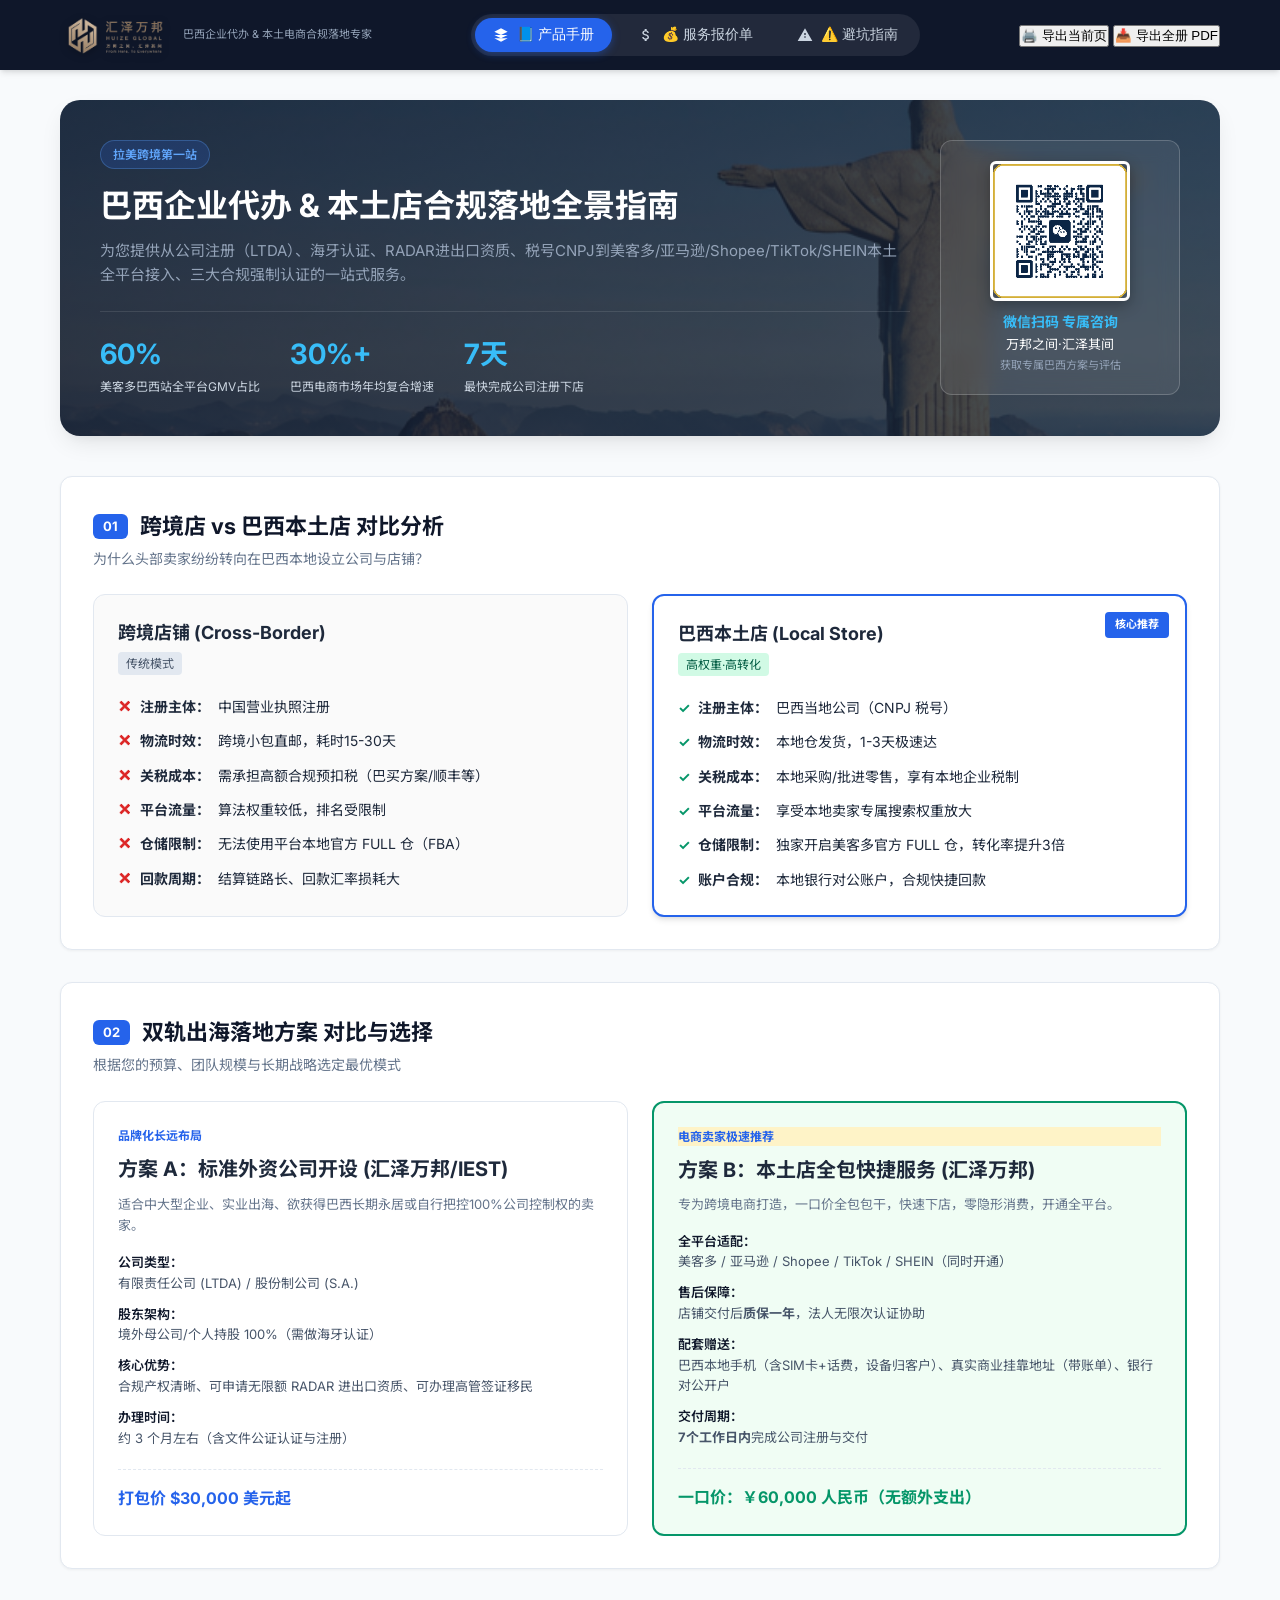
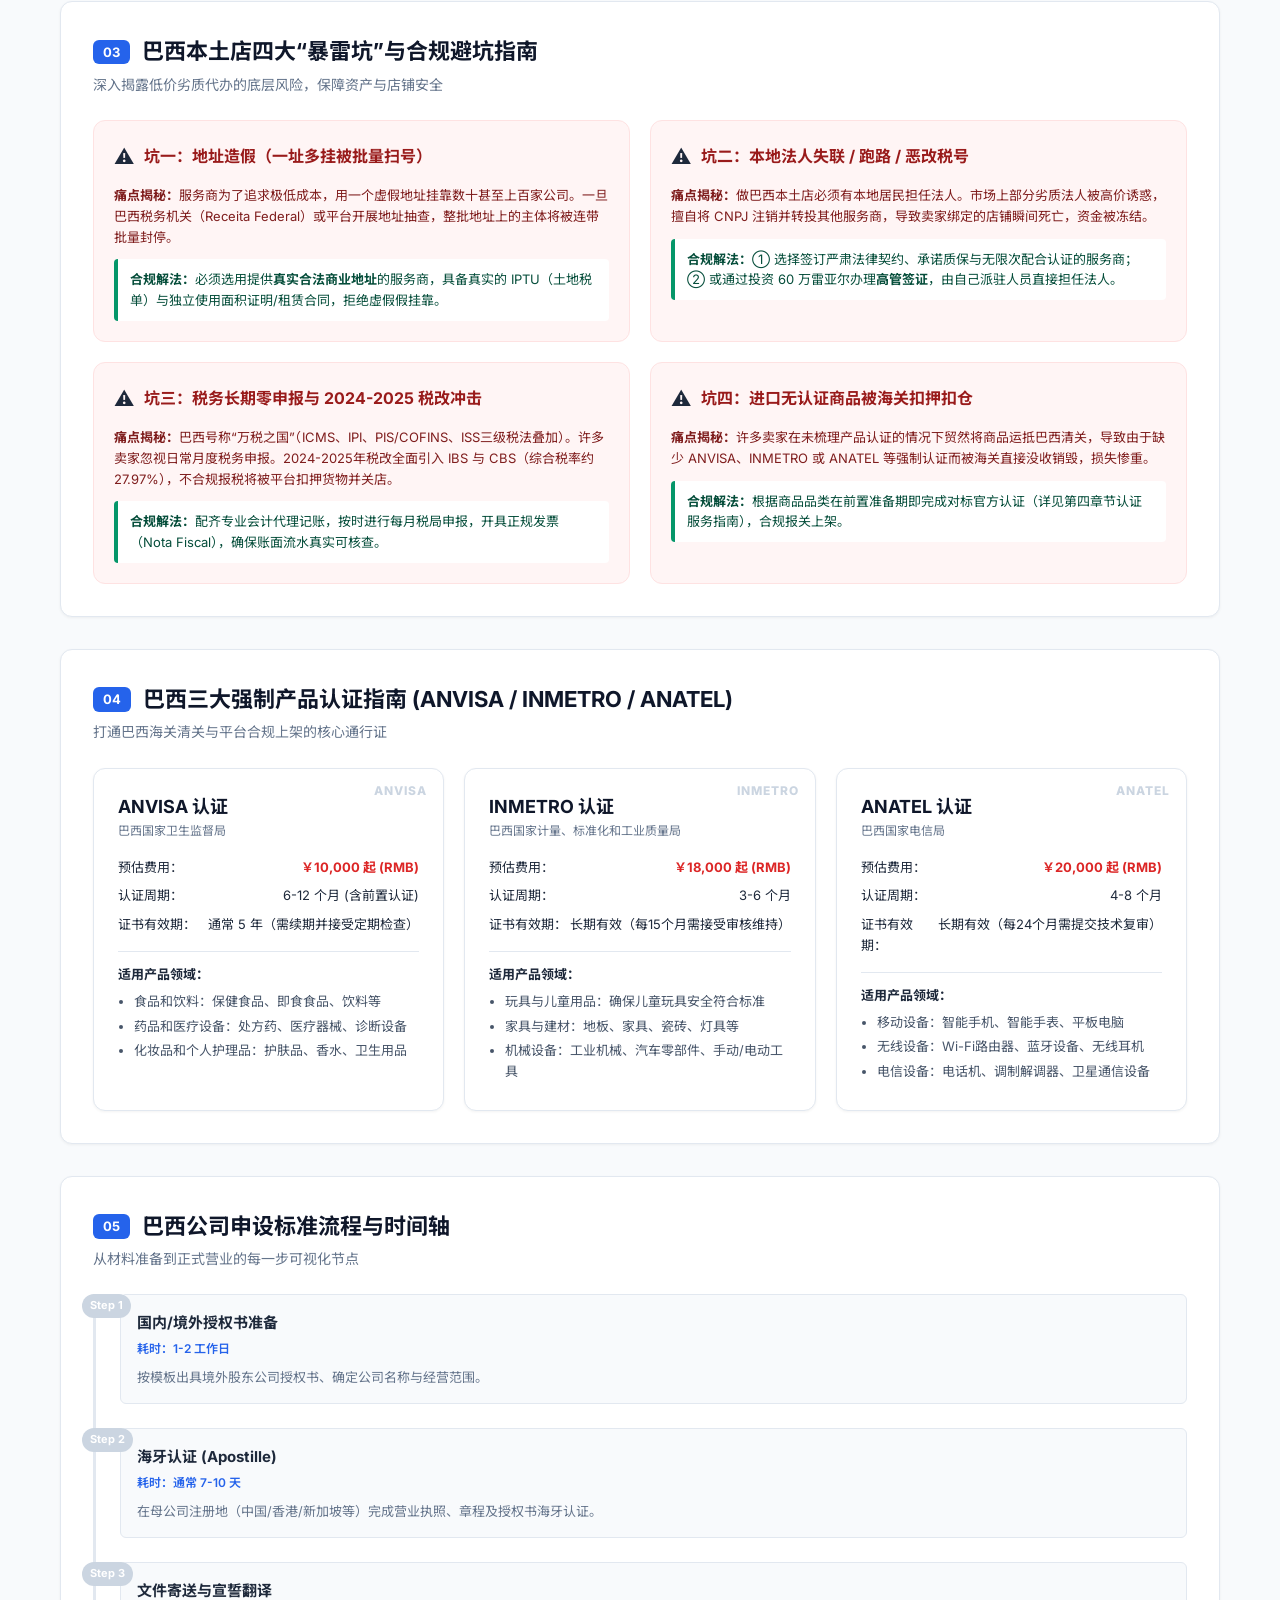
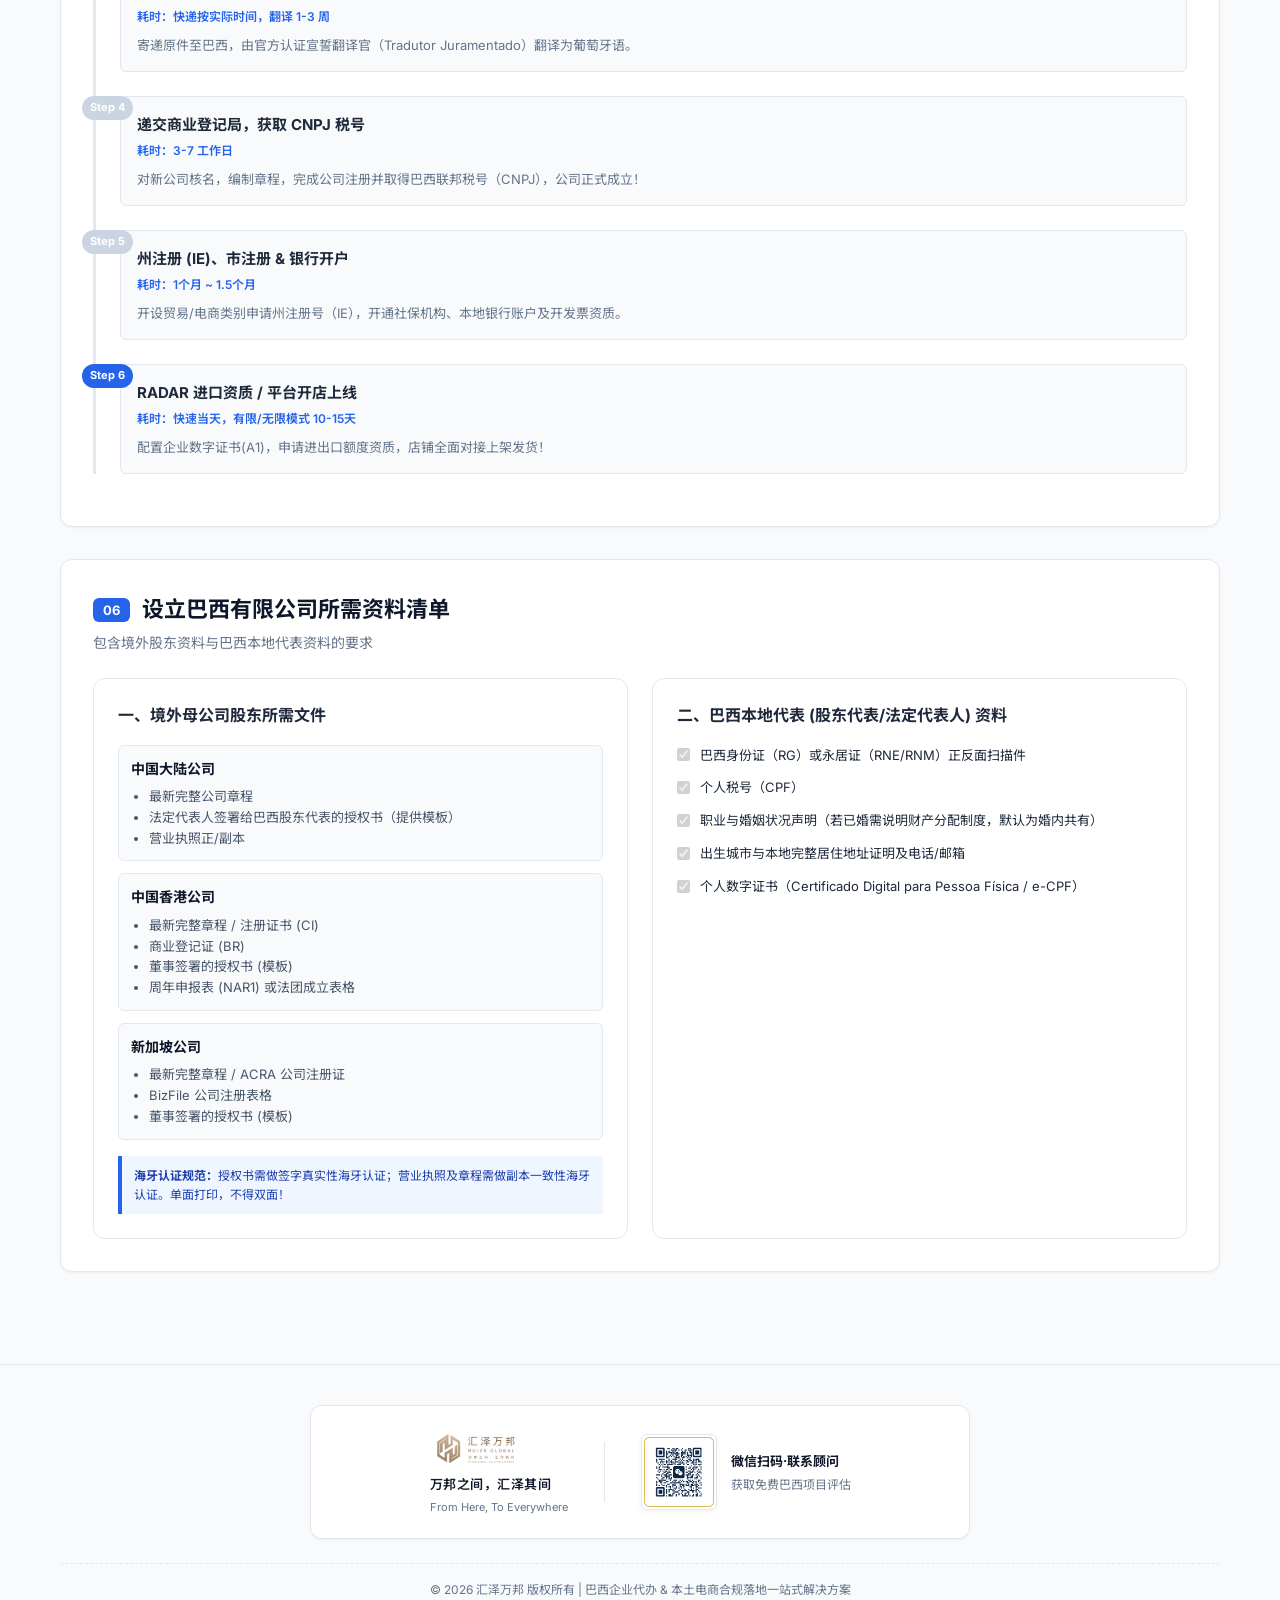
<file: index.html>
<!DOCTYPE html>
<html lang="zh-CN">
<head>
        

    <meta charset="UTF-8">
    <meta name="viewport" content="width=device-width, initial-scale=1.0">
    <title>巴西企业代办与本土店落地服务 | 产品说明手册 & 官方报价单</title>
    <!-- Google Fonts -->
    <link rel="preconnect" href="https://fonts.googleapis.com">
    <link rel="preconnect" href="https://fonts.gstatic.com" crossorigin>
    <link href="https://fonts.googleapis.com/css2?family=Inter:wght@300;400;500;600;700&family=Noto+Sans+SC:wght@300;400;500;700&display=swap" rel="stylesheet">
    <link rel="stylesheet" href="style.css">
</head>
<body>

    <!-- 移动端 / 微信专属顶部品牌 Header -->
    <div class="mobile-header">
        <img src="images/logo.png" alt="汇泽万邦" class="mobile-logo">
        <span class="mobile-title">巴西企业代办 & 本土店合规落地</span>
    </div>

    <!-- 顶部导航与品牌 Header -->
    <header class="site-header">
        <div class="container header-container">
            <div class="brand">
                <img src="images/logo.png" alt="汇泽万邦 HUIZE GLOBAL" class="brand-logo-img">
                <div class="brand-text">
                    <span class="brand-subtitle">巴西企业代办 & 本土电商合规落地专家</span>
                </div>
            </div>
            
                        <!-- 主导航卡片切换 -->
            <nav class="main-nav">
                <button class="nav-btn active" data-tab="manual-tab">
                    <svg class="icon" viewBox="0 0 24 24"><path d="M12 2L2 7l10 5 10-5-10-5zM2 17l10 5 10-5M2 12l10 5 10-5"/></svg>
                    <span>📘 产品手册</span>
                </button>
                <button class="nav-btn" data-tab="pricing-tab">
                    <svg class="icon" viewBox="0 0 24 24"><path d="M11.8 10.9c-2.27-.59-3-1.2-3-2.15 0-1.09 1.01-1.85 2.7-1.85 1.78 0 2.44.85 2.5 2.1h2.21c-.07-1.72-1.12-3.3-3.21-3.81V3h-3v2.16c-1.94.42-3.5 1.68-3.5 3.61 0 2.31 1.91 3.46 4.7 4.13 2.5.6 3 1.48 3 2.41 0 .69-.49 1.79-2.7 1.79-2.06 0-2.87-.92-2.98-2.1h-2.2c.12 2.19 1.76 3.42 3.68 3.83V21h3v-2.15c1.95-.37 3.5-1.5 3.5-3.55 0-2.84-2.43-3.81-4.7-4.4z"/></svg>
                    <span>💰 服务报价单</span>
                </button>
                <button class="nav-btn" data-tab="pitfalls-tab">
                    <svg class="icon" viewBox="0 0 24 24"><path d="M12 2L1 21h22L12 2zm1 14h-2v-2h2v2zm0-4h-2V9h2v3z"/></svg>
                    <span>⚠️ 避坑指南</span>
                </button>
            </nav>

                        <!-- PDF 导出操作区 -->
            <div class="header-actions">
                <button class="btn-pdf secondary" onclick="exportPDF('page')" title="导出当前页 PDF">
                    🖨️ 导出当前页
                </button>
                <button class="btn-pdf primary" onclick="exportPDF('full')" title="导出全册完整 PDF">
                    📥 导出全册 PDF
                </button>
            </div>
        </div>
    </header>

    <!-- 主体内容 -->
    <main class="main-content container">
        
        <!-- ================= 选项卡 1：产品说明手册 ================= -->
        <section id="manual-tab" class="tab-page active">
            
            <!-- Hero 宣传区 -->
            <div class="hero-card">
                <div class="hero-layout">
                    <div class="hero-content">
                        <span class="badge badge-accent">拉美跨境第一站</span>
                        <h1 class="hero-title">巴西企业代办 & 本土店合规落地全景指南</h1>
                        <p class="hero-desc">
                            为您提供从公司注册（LTDA）、海牙认证、RADAR进出口资质、税号CNPJ到美客多/亚马逊/Shopee/TikTok/SHEIN本土全平台接入、三大合规强制认证的一站式服务。
                        </p>
                        <div class="hero-stats">
                            <div class="stat-item">
                                <span class="stat-value">60%</span>
                                <span class="stat-label">美客多巴西站全平台GMV占比</span>
                            </div>
                            <div class="stat-item">
                                <span class="stat-value">30%+</span>
                                <span class="stat-label">巴西电商市场年均复合增速</span>
                            </div>
                            <div class="stat-item">
                                <span class="stat-value">7天</span>
                                <span class="stat-label">最快完成公司注册下店</span>
                            </div>
                        </div>
                    </div>

                    <!-- Hero 右侧联系卡 -->
                    <div class="hero-contact-card">
                        <img src="images/qrcode.png" alt="微信扫码咨询" class="hero-qr-img">
                        <div class="hero-qr-text">
                            <strong>微信扫码 专属咨询</strong>
                            <span>万邦之间·汇泽其间</span>
                            <span class="sub">获取专属巴西方案与评估</span>
                        </div>
                    </div>
                </div>
            </div>

            <!-- 1. 跨境店 vs 本土店核心差异 -->
            <div class="section-block">
                <div class="section-header">
                    <h2 class="section-title"><span class="num-badge">01</span> 跨境店 vs 巴西本土店 对比分析</h2>
                    <p class="section-sub">为什么头部卖家纷纷转向在巴西本地设立公司与店铺？</p>
                </div>
                
                <div class="comparison-grid">
                    <div class="comp-card cross-border">
                        <div class="comp-header">
                            <h3>跨境店铺 (Cross-Border)</h3>
                            <span class="tag">传统模式</span>
                        </div>
                        <ul class="comp-list">
                            <li><span class="cross">✕</span> <strong>注册主体：</strong> 中国营业执照注册</li>
                            <li><span class="cross">✕</span> <strong>物流时效：</strong> 跨境小包直邮，耗时15-30天</li>
                            <li><span class="cross">✕</span> <strong>关税成本：</strong> 需承担高额合规预扣税（巴买方案/顺丰等）</li>
                            <li><span class="cross">✕</span> <strong>平台流量：</strong> 算法权重较低，排名受限制</li>
                            <li><span class="cross">✕</span> <strong>仓储限制：</strong> 无法使用平台本地官方 FULL 仓（FBA）</li>
                            <li><span class="cross">✕</span> <strong>回款周期：</strong> 结算链路长、回款汇率损耗大</li>
                        </ul>
                    </div>

                    <div class="comp-card local featured">
                        <div class="ribbon">核心推荐</div>
                        <div class="comp-header">
                            <h3>巴西本土店 (Local Store)</h3>
                            <span class="tag tag-success">高权重·高转化</span>
                        </div>
                        <ul class="comp-list">
                            <li><span class="check">✓</span> <strong>注册主体：</strong> 巴西当地公司（CNPJ 税号）</li>
                            <li><span class="check">✓</span> <strong>物流时效：</strong> 本地仓发货，1-3天极速达</li>
                            <li><span class="check">✓</span> <strong>关税成本：</strong> 本地采购/批进零售，享有本地企业税制</li>
                            <li><span class="check">✓</span> <strong>平台流量：</strong> 享受本地卖家专属搜索权重放大</li>
                            <li><span class="check">✓</span> <strong>仓储限制：</strong> 独家开启美客多官方 FULL 仓，转化率提升3倍</li>
                            <li><span class="check">✓</span> <strong>账户合规：</strong> 本地银行对公账户，合规快捷回款</li>
                        </ul>
                    </div>
                </div>
            </div>

            <!-- 2. 双轨出海落地方案对比 -->
            <div class="section-block">
                <div class="section-header">
                    <h2 class="section-title"><span class="num-badge">02</span> 双轨出海落地方案 对比与选择</h2>
                    <p class="section-sub">根据您的预算、团队规模与长期战略选定最优模式</p>
                </div>

                <div class="plan-cards-grid">
                    <!-- 方案 A -->
                    <div class="plan-card">
                        <div class="plan-badge">品牌化长远布局</div>
                        <h3 class="plan-name">方案 A：标准外资公司开设 (汇泽万邦/IEST)</h3>
                        <p class="plan-summary">适合中大型企业、实业出海、欲获得巴西长期永居或自行把控100%公司控制权的卖家。</p>
                        
                        <div class="plan-features">
                            <div class="feature-item">
                                <span class="feature-label">公司类型：</span>
                                <span class="feature-val">有限责任公司 (LTDA) / 股份制公司 (S.A.)</span>
                            </div>
                            <div class="feature-item">
                                <span class="feature-label">股东架构：</span>
                                <span class="feature-val">境外母公司/个人持股 100%（需做海牙认证）</span>
                            </div>
                            <div class="feature-item">
                                <span class="feature-label">核心优势：</span>
                                <span class="feature-val">合规产权清晰、可申请无限额 RADAR 进出口资质、可办理高管签证移民</span>
                            </div>
                            <div class="feature-item">
                                <span class="feature-label">办理时间：</span>
                                <span class="feature-val">约 3 个月左右（含文件公证认证与注册）</span>
                            </div>
                        </div>
                        <div class="plan-footer">
                            <span class="price-text">打包价 $30,000 美元起</span>
                        </div>
                    </div>

                    <!-- 方案 B -->
                    <div class="plan-card highlight">
                        <div class="plan-badge badge-hot">电商卖家极速推荐</div>
                        <h3 class="plan-name">方案 B：本土店全包快捷服务 (汇泽万邦)</h3>
                        <p class="plan-summary">专为跨境电商打造，一口价全包包干，快速下店，零隐形消费，开通全平台。</p>
                        
                        <div class="plan-features">
                            <div class="feature-item">
                                <span class="feature-label">全平台适配：</span>
                                <span class="feature-val">美客多 / 亚马逊 / Shopee / TikTok / SHEIN（同时开通）</span>
                            </div>
                            <div class="feature-item">
                                <span class="feature-label">售后保障：</span>
                                <span class="feature-val">店铺交付后<strong>质保一年</strong>，法人无限次认证协助</span>
                            </div>
                            <div class="feature-item">
                                <span class="feature-label">配套赠送：</span>
                                <span class="feature-val">巴西本地手机（含SIM卡+话费，设备归客户）、真实商业挂靠地址（带账单）、银行对公开户</span>
                            </div>
                            <div class="feature-item">
                                <span class="feature-label">交付周期：</span>
                                <span class="feature-val"><strong>7个工作日内</strong>完成公司注册与交付</span>
                            </div>
                        </div>
                        <div class="plan-footer">
                            <span class="price-text">一口价：￥60,000 人民币（无额外支出）</span>
                        </div>
                    </div>
                </div>
            </div>

            <!-- 3. 四大合规避坑指南 -->
            <div class="section-block">
                <div class="section-header">
                    <h2 class="section-title"><span class="num-badge">03</span> 巴西本土店四大“暴雷坑”与合规避坑指南</h2>
                    <p class="section-sub">深入揭露低价劣质代办的底层风险，保障资产与店铺安全</p>
                </div>

                <div class="pitfalls-grid">
                    <!-- 坑 1 -->
                    <div class="pitfall-card">
                        <div class="pitfall-header">
                            <span class="warning-icon">⚠️</span>
                            <h3>坑一：地址造假（一址多挂被批量扫号）</h3>
                        </div>
                        <div class="pitfall-body">
                            <p class="risk-desc">
                                <strong>痛点揭秘：</strong>服务商为了追求极低成本，用一个虚假地址挂靠数十甚至上百家公司。一旦巴西税务机关（Receita Federal）或平台开展地址抽查，整批地址上的主体将被连带批量封停。
                            </p>
                            <div class="solution-box">
                                <strong>合规解法：</strong>必须选用提供<strong>真实合法商业地址</strong>的服务商，具备真实的 IPTU（土地税单）与独立使用面积证明/租赁合同，拒绝虚假假挂靠。
                            </div>
                        </div>
                    </div>

                    <!-- 坑 2 -->
                    <div class="pitfall-card">
                        <div class="pitfall-header">
                            <span class="warning-icon">⚠️</span>
                            <h3>坑二：本地法人失联 / 跑路 / 恶改税号</h3>
                        </div>
                        <div class="pitfall-body">
                            <p class="risk-desc">
                                <strong>痛点揭秘：</strong>做巴西本土店必须有本地居民担任法人。市场上部分劣质法人被高价诱惑，擅自将 CNPJ 注销并转投其他服务商，导致卖家绑定的店铺瞬间死亡，资金被冻结。
                            </p>
                            <div class="solution-box">
                                <strong>合规解法：</strong>① 选择签订严肃法律契约、承诺质保与无限次配合认证的服务商；② 或通过投资 60 万雷亚尔办理<strong>高管签证</strong>，由自己派驻人员直接担任法人。
                            </div>
                        </div>
                    </div>

                    <!-- 坑 3 -->
                    <div class="pitfall-card">
                        <div class="pitfall-header">
                            <span class="warning-icon">⚠️</span>
                            <h3>坑三：税务长期零申报与 2024-2025 税改冲击</h3>
                        </div>
                        <div class="pitfall-body">
                            <p class="risk-desc">
                                <strong>痛点揭秘：</strong>巴西号称“万税之国”（ICMS、IPI、PIS/COFINS、ISS三级税法叠加）。许多卖家忽视日常月度税务申报。2024-2025年税改全面引入 IBS 与 CBS（综合税率约 27.97%），不合规报税将被平台扣押货物并关店。
                            </p>
                            <div class="solution-box">
                                <strong>合规解法：</strong>配齐专业会计代理记账，按时进行每月税局申报，开具正规发票（Nota Fiscal），确保账面流水真实可核查。
                            </div>
                        </div>
                    </div>

                    <!-- 坑 4 -->
                    <div class="pitfall-card">
                        <div class="pitfall-header">
                            <span class="warning-icon">⚠️</span>
                            <h3>坑四：进口无认证商品被海关扣押扣仓</h3>
                        </div>
                        <div class="pitfall-body">
                            <p class="risk-desc">
                                <strong>痛点揭秘：</strong>许多卖家在未梳理产品认证的情况下贸然将商品运抵巴西清关，导致由于缺少 ANVISA、INMETRO 或 ANATEL 等强制认证而被海关直接没收销毁，损失惨重。
                            </p>
                            <div class="solution-box">
                                <strong>合规解法：</strong>根据商品品类在前置准备期即完成对标官方认证（详见第四章节认证服务指南），合规报关上架。
                            </div>
                        </div>
                    </div>
                </div>
            </div>

            <!-- 4. 三大合规强制认证服务 (补充重点) -->
            <div class="section-block">
                <div class="section-header">
                    <h2 class="section-title"><span class="num-badge">04</span> 巴西三大强制产品认证指南 (ANVISA / INMETRO / ANATEL)</h2>
                    <p class="section-sub">打通巴西海关清关与平台合规上架的核心通行证</p>
                </div>

                <div class="cert-grid">
                    <!-- ANVISA -->
                    <div class="cert-card">
                        <div class="cert-icon-bg">ANVISA</div>
                        <div class="cert-header">
                            <h3>ANVISA 认证</h3>
                            <span class="sub-label">巴西国家卫生监督局</span>
                        </div>
                        <div class="cert-details">
                            <div class="cert-row">
                                <span class="lbl">预估费用：</span>
                                <span class="val highlight">￥10,000 起 (RMB)</span>
                            </div>
                            <div class="cert-row">
                                <span class="lbl">认证周期：</span>
                                <span class="val">6-12 个月 (含前置认证)</span>
                            </div>
                            <div class="cert-row">
                                <span class="lbl">证书有效期：</span>
                                <span class="val">通常 5 年（需续期并接受定期检查）</span>
                            </div>
                            <div class="cert-scope">
                                <strong>适用产品领域：</strong>
                                <ul>
                                    <li>食品和饮料：保健食品、即食食品、饮料等</li>
                                    <li>药品和医疗设备：处方药、医疗器械、诊断设备</li>
                                    <li>化妆品和个人护理品：护肤品、香水、卫生用品</li>
                                </ul>
                            </div>
                        </div>
                    </div>

                    <!-- INMETRO -->
                    <div class="cert-card">
                        <div class="cert-icon-bg">INMETRO</div>
                        <div class="cert-header">
                            <h3>INMETRO 认证</h3>
                            <span class="sub-label">巴西国家计量、标准化和工业质量局</span>
                        </div>
                        <div class="cert-details">
                            <div class="cert-row">
                                <span class="lbl">预估费用：</span>
                                <span class="val highlight">￥18,000 起 (RMB)</span>
                            </div>
                            <div class="cert-row">
                                <span class="lbl">认证周期：</span>
                                <span class="val">3-6 个月</span>
                            </div>
                            <div class="cert-row">
                                <span class="lbl">证书有效期：</span>
                                <span class="val">长期有效（每15个月需接受审核维持）</span>
                            </div>
                            <div class="cert-scope">
                                <strong>适用产品领域：</strong>
                                <ul>
                                    <li>玩具与儿童用品：确保儿童玩具安全符合标准</li>
                                    <li>家具与建材：地板、家具、瓷砖、灯具等</li>
                                    <li>机械设备：工业机械、汽车零部件、手动/电动工具</li>
                                </ul>
                            </div>
                        </div>
                    </div>

                    <!-- ANATEL -->
                    <div class="cert-card">
                        <div class="cert-icon-bg">ANATEL</div>
                        <div class="cert-header">
                            <h3>ANATEL 认证</h3>
                            <span class="sub-label">巴西国家电信局</span>
                        </div>
                        <div class="cert-details">
                            <div class="cert-row">
                                <span class="lbl">预估费用：</span>
                                <span class="val highlight">￥20,000 起 (RMB)</span>
                            </div>
                            <div class="cert-row">
                                <span class="lbl">认证周期：</span>
                                <span class="val">4-8 个月</span>
                            </div>
                            <div class="cert-row">
                                <span class="lbl">证书有效期：</span>
                                <span class="val">长期有效（每24个月需提交技术复审）</span>
                            </div>
                            <div class="cert-scope">
                                <strong>适用产品领域：</strong>
                                <ul>
                                    <li>移动设备：智能手机、智能手表、平板电脑</li>
                                    <li>无线设备：Wi-Fi路由器、蓝牙设备、无线耳机</li>
                                    <li>电信设备：电话机、调制解调器、卫星通信设备</li>
                                </ul>
                            </div>
                        </div>
                    </div>
                </div>
            </div>

            <!-- 5. 公司申设全流程图解与时间轴 -->
            <div class="section-block">
                <div class="section-header">
                    <h2 class="section-title"><span class="num-badge">05</span> 巴西公司申设标准流程与时间轴</h2>
                    <p class="section-sub">从材料准备到正式营业的每一步可视化节点</p>
                </div>

                <div class="timeline">
                    <div class="timeline-step">
                        <div class="step-num">Step 1</div>
                        <div class="step-content">
                            <h4>国内/境外授权书准备</h4>
                            <span class="step-time">耗时：1-2 工作日</span>
                            <p>按模板出具境外股东公司授权书、确定公司名称与经营范围。</p>
                        </div>
                    </div>

                    <div class="timeline-step">
                        <div class="step-num">Step 2</div>
                        <div class="step-content">
                            <h4>海牙认证 (Apostille)</h4>
                            <span class="step-time">耗时：通常 7-10 天</span>
                            <p>在母公司注册地（中国/香港/新加坡等）完成营业执照、章程及授权书海牙认证。</p>
                        </div>
                    </div>

                    <div class="timeline-step">
                        <div class="step-num">Step 3</div>
                        <div class="step-content">
                            <h4>文件寄送与宣誓翻译</h4>
                            <span class="step-time">耗时：快递按实际时间，翻译 1-3 周</span>
                            <p>寄递原件至巴西，由官方认证宣誓翻译官（Tradutor Juramentado）翻译为葡萄牙语。</p>
                        </div>
                    </div>

                    <div class="timeline-step">
                        <div class="step-num">Step 4</div>
                        <div class="step-content">
                            <h4>递交商业登记局，获取 CNPJ 税号</h4>
                            <span class="step-time">耗时：3-7 工作日</span>
                            <p>对新公司核名，编制章程，完成公司注册并取得巴西联邦税号（CNPJ），公司正式成立！</p>
                        </div>
                    </div>

                    <div class="timeline-step">
                        <div class="step-num">Step 5</div>
                        <div class="step-content">
                            <h4>州注册 (IE)、市注册 & 银行开户</h4>
                            <span class="step-time">耗时：1个月 ~ 1.5个月</span>
                            <p>开设贸易/电商类别申请州注册号（IE），开通社保机构、本地银行账户及开发票资质。</p>
                        </div>
                    </div>

                    <div class="timeline-step highlight">
                        <div class="step-num">Step 6</div>
                        <div class="step-content">
                            <h4>RADAR 进口资质 / 平台开店上线</h4>
                            <span class="step-time">耗时：快速当天，有限/无限模式 10-15天</span>
                            <p>配置企业数字证书(A1)，申请进出口额度资质，店铺全面对接上架发货！</p>
                        </div>
                    </div>
                </div>
            </div>

            <!-- 6. 申设资料准备 Matrix -->
            <div class="section-block">
                <div class="section-header">
                    <h2 class="section-title"><span class="num-badge">06</span> 设立巴西有限公司所需资料清单</h2>
                    <p class="section-sub">包含境外股东资料与巴西本地代表资料的要求</p>
                </div>

                <div class="checklist-grid">
                    <!-- 境外股东所需资料 -->
                    <div class="checklist-card">
                        <h3>一、境外母公司股东所需文件</h3>
                        <div class="region-tabs">
                            <div class="tab-box active">
                                <h4>中国大陆公司</h4>
                                <ul>
                                    <li>最新完整公司章程</li>
                                    <li>法定代表人签署给巴西股东代表的授权书（提供模板）</li>
                                    <li>营业执照正/副本</li>
                                </ul>
                            </div>
                            <div class="tab-box">
                                <h4>中国香港公司</h4>
                                <ul>
                                    <li>最新完整章程 / 注册证书 (CI)</li>
                                    <li>商业登记证 (BR)</li>
                                    <li>董事签署的授权书 (模板)</li>
                                    <li>周年申报表 (NAR1) 或法团成立表格</li>
                                </ul>
                            </div>
                            <div class="tab-box">
                                <h4>新加坡公司</h4>
                                <ul>
                                    <li>最新完整章程 / ACRA 公司注册证</li>
                                    <li>BizFile 公司注册表格</li>
                                    <li>董事签署的授权书 (模板)</li>
                                </ul>
                            </div>
                        </div>
                        <div class="alert-info">
                            <strong>海牙认证规范：</strong>授权书需做签字真实性海牙认证；营业执照及章程需做副本一致性海牙认证。单面打印，不得双面！
                        </div>
                    </div>

                    <!-- 巴西本地代表资料 -->
                    <div class="checklist-card">
                        <h3>二、巴西本地代表 (股东代表/法定代表人) 资料</h3>
                        <ul class="check-items">
                            <li><input type="checkbox" checked disabled> 巴西身份证（RG）或永居证（RNE/RNM）正反面扫描件</li>
                            <li><input type="checkbox" checked disabled> 个人税号（CPF）</li>
                            <li><input type="checkbox" checked disabled> 职业与婚姻状况声明（若已婚需说明财产分配制度，默认为婚内共有）</li>
                            <li><input type="checkbox" checked disabled> 出生城市与本地完整居住地址证明及电话/邮箱</li>
                            <li><input type="checkbox" checked disabled> 个人数字证书（Certificado Digital para Pessoa Física / e-CPF）</li>
                        </ul>
                    </div>
                </div>
            </div>

        </section>

        <!-- ================= 选项卡 2：服务报价单 & 交互计算器 ================= -->
        <section id="pricing-tab" class="tab-page">
            
            <div class="pricing-header-banner">
                <h2>巴西公司开设及相关服务 官方报价单</h2>
                <p>透明计价·无隐形费用 | 支持在线勾选并实时生成个性化预算清单</p>
            </div>

            <!-- 1. 基础开设费用对比卡 -->
            <div class="section-block">
                <h3 class="pricing-sub-title">1. 基础公司设立套餐</h3>
                <div class="pricing-cards">
                    
                    <div class="price-box">
                        <div class="price-head">
                            <h4>汇泽万邦 - 标准外资公司开设</h4>
                            <span class="currency">$</span>
                            <span class="amount">30,000</span>
                            <span class="unit">美元 (打包优惠价)</span>
                            
                        </div>
                        <ul class="price-features">
                            <li>✓ 境外股东授权书协助与核名</li>
                            <li>✓ 编制新公司章程与登记局提交</li>
                            <li>✓ 申请联邦纳税人税号 (CNPJ)</li>
                            <li>✓ 申请市政纳税人注册</li>
                            <li>✓ 巴西境外直接投资初始认缴注册</li>
                            <li>✓ 首次最终受益人登记</li>
                        </ul>
                    </div>

                    <div class="price-box featured-price">
                        <div class="hot-tag">全包特惠</div>
                        <div class="price-head">
                            <h4>汇泽万邦 - 本土店全包托管套餐</h4>
                            <span class="currency">￥</span>
                            <span class="amount">60,000</span>
                            <span class="unit">人民币 (一口价包干)</span>
                        </div>
                        <ul class="price-features">
                            <li>✓ 适配美客多/亚马逊/Shopee/TK/SHEIN全平台</li>
                            <li>✓ 店铺交付后<strong>质保一年</strong> & 法人无限次认证</li>
                            <li>✓ 赠送独立巴西本地手机(含SIM卡+话费，设备归客户)</li>
                            <li>✓ 真实挂靠商业地址 (含地址账单)</li>
                            <li>✓ 7个工作日内完成快速下店交付</li>
                            <li>✓ 包含本地银行账号开立及账户指导</li>
                        </ul>
                    </div>

                </div>
            </div>

            <!-- 2. 交互式报价计算器 -->
            <div class="section-block">
                <div class="calculator-container">
                    <div class="calc-header">
                        <div class="calc-title">
                            <svg class="icon" viewBox="0 0 24 24"><path d="M19 3H5c-1.1 0-2 .9-2 2v14c0 1.1.9 2 2 2h14c1.1 0 2-.9 2-2V5c0-1.1-.9-2-2-2zm0 16H5V5h14v14zM7 7h2v2H7zm0 4h2v2H7zm0 4h2v2H7zm4-8h2v2h-2zm0 4h2v2h-2zm0 4h2v2h-2zm4-8h2v2h-2zm0 4h2v4h-2z"/></svg>
                            <h3>巴西企业代办 & 增值服务 交互式预算计算器</h3>
                        </div>
                        <p>请在下方勾选您所需的代办与增值服务，右侧将自动汇总计算总预估费用：</p>
                    </div>

                    <div class="calc-body">
                        <!-- 左侧：勾选列表 -->
                        <div class="calc-options">
                            
                            <!-- 组1: 基础套餐 -->
                            <div class="option-group">
                                <h4>一、选择基础设立套餐 (必选其一)</h4>
                                <label class="calc-item">
                                    <input type="radio" name="base_pkg" value="30000" data-currency="USD" data-name="汇泽万邦-标准公司开设打包价" checked>
                                    <span class="item-name">汇泽万邦 - 标准公司开设服务 (打包价)</span>
                                    <span class="item-price">$30,000 USD</span>
                                </label>
                                <label class="calc-item">
                                    <input type="radio" name="base_pkg" value="60000" data-currency="RMB" data-name="汇泽万邦-本土店全包托管套餐">
                                    <span class="item-name">汇泽万邦 - 本土店全包托管套餐 (60,000 RMB)</span>
                                    <span class="item-price">￥60,000 RMB</span>
                                </label>
                            </div>

                            <!-- 组2: 附加增值服务 (USD) -->
                            <div class="option-group">
                                <h4>二、法定与资质服务 (可选)</h4>
                                <label class="calc-item">
                                    <input type="checkbox" class="calc-cb" value="150" data-currency="USD" data-name="A1企业数字证书 (1年期)">
                                    <span class="item-name">A1 企业数字证书 (有效期1年)</span>
                                    <span class="item-price">$150 USD</span>
                                </label>
                                <label class="calc-item">
                                    <input type="checkbox" class="calc-cb" value="1500" data-currency="USD" data-name="申请进口资质 RADAR (无限额模式)">
                                    <span class="item-name">申请进口资质 RADAR (打包价)</span>
                                    <span class="item-price">$1,500 USD</span>
                                </label>
                                <label class="calc-item">
                                    <input type="checkbox" class="calc-cb" value="1300" data-currency="USD" data-name="高管签证办理 (获得永居/单人)">
                                    <span class="item-name">高管签证办理 (含永居申请/打包价)</span>
                                    <span class="item-price">$1,300 USD/人</span>
                                </label>
                                <label class="calc-item">
                                    <input type="checkbox" class="calc-cb" value="1500" data-currency="USD" data-name="挂名临时法定代表人服务 (单岗位/月)">
                                    <span class="item-name">挂名临时法定代表人服务 (首月)</span>
                                    <span class="item-price">$1,500 USD/月</span>
                                </label>
                                <label class="calc-item">
                                    <input type="checkbox" class="calc-cb" value="150" data-currency="USD" data-name="虚拟办公室挂靠 (1个月)">
                                    <span class="item-name">虚拟办公室挂靠 (按月计费)</span>
                                    <span class="item-price">$150 USD/月</span>
                                </label>
                                <label class="calc-item">
                                    <input type="checkbox" class="calc-cb" value="1500" data-currency="USD" data-name="巴西本地商标注册">
                                    <span class="item-name">巴西本地商标注册</span>
                                    <span class="item-price">$1,500 USD</span>
                                </label>
                                <label class="calc-item">
                                    <input type="checkbox" class="calc-cb" value="180" data-currency="USD" data-name="境外投资备案登记 (RDE-IED)">
                                    <span class="item-name">境外投资备案登记 (RDE-IED)</span>
                                    <span class="item-price">$180 USD/次</span>
                                </label>
                            </div>

                            <!-- 组3: 三大产品强制认证 (RMB) -->
                            <div class="option-group">
                                <h4>三、三大产品合规强制认证 (补充服务 / 可选)</h4>
                                <label class="calc-item">
                                    <input type="checkbox" class="calc-cb" value="10000" data-currency="RMB" data-name="ANVISA 卫生监督局认证 (食品/美妆/医疗)">
                                    <span class="item-name">ANVISA 认证 (食品/美妆/医疗器械)</span>
                                    <span class="item-price">￥10,000 RMB 起</span>
                                </label>
                                <label class="calc-item">
                                    <input type="checkbox" class="calc-cb" value="18000" data-currency="RMB" data-name="INMETRO 认证 (玩具/家具/建材/机械)">
                                    <span class="item-name">INMETRO 认证 (玩具/儿童用品/家具/建材)</span>
                                    <span class="item-price">￥18,000 RMB 起</span>
                                </label>
                                <label class="calc-item">
                                    <input type="checkbox" class="calc-cb" value="20000" data-currency="RMB" data-name="ANATEL 电信局认证 (手机/蓝牙/无线设备)">
                                    <span class="item-name">ANATEL 认证 (3C无线/蓝牙/手机/电子设备)</span>
                                    <span class="item-price">￥20,000 RMB 起</span>
                                </label>
                            </div>

                        </div>

                        <!-- 右侧：预算汇总面板 -->
                        <div class="calc-summary-panel">
                            <h3>已选项目预算汇总</h3>
                            <div class="selected-items-list" id="selected-list">
                                <!-- 动态插入选项 -->
                            </div>

                            <div class="totals-breakdown">
                                <div class="total-row">
                                    <span>美元小计 (USD):</span>
                                    <strong id="total-usd">$30,000</strong>
                                </div>
                                <div class="total-row">
                                    <span>人民币小计 (RMB):</span>
                                    <strong id="total-rmb">￥0</strong>
                                </div>
                                <div class="total-row grand-total">
                                    <span>预估折合总额 (RMB)：</span>
                                    <span class="grand-price" id="grand-total-rmb">￥216,000</span>
                                </div>
                                <span class="rate-note">* 参考实时估算汇率：1 USD ≈ 7.2 RMB</span>
                            </div>

                            <!-- 微信扫码卡片 -->
                            <div class="panel-qr-card">
                                <img src="images/qrcode.png" alt="扫码微信咨询" class="panel-qr-img">
                                <div class="panel-qr-info">
                                    <strong>📱 微信扫码·获取专属报价</strong>
                                    <span>添加客服顾问，获取1对1定制出海方案</span>
                                </div>
                            </div>

                            <div class="panel-actions">
                                <button class="btn btn-primary" onclick="alert('已成功生成预算方案！您可以点击右上角“打印/导出PDF”进行保存。')">生成报价明细单</button>
                                <button class="btn btn-text" id="reset-calc">重置选项</button>
                            </div>
                        </div>

                    </div>
                </div>
            </div>

            <!-- 3. 详细服务项目与标准价格对照表 -->
            <div class="section-block">
                <h3 class="pricing-sub-title">2. 详细附加服务与法律财税标准价格对照表</h3>
                <div class="table-wrapper">
                    <table class="custom-table">
                        <thead>
                            <tr>
                                <th>服务分类</th>
                                <th>服务项目</th>
                                <th>具体服务内容与说明</th>
                                <th>标准价格</th>
                                <th>打包优惠价</th>
                            </tr>
                        </thead>
                        <tbody>
                            <tr>
                                <td>公司注册</td>
                                <td>公司注册基础服务</td>
                                <td>核名、章程编制、联邦/市政税号注册、受益人登记等全套</td>
                                <td>$30,000 美元</td>
                                <td><span class="tag tag-success">$30,000 美元</span></td>
                            </tr>
                            <tr>
                                <td>资质证书</td>
                                <td>A1 企业数字证书</td>
                                <td>办理最强普适性 A1 数字证书，有效期1年，用于纳税申报开票</td>
                                <td>$150 美元</td>
                                <td>-</td>
                            </tr>
                            <tr>
                                <td>进出口资质</td>
                                <td>RADAR 进口资质</td>
                                <td>申请无限额进口资质，要求本地账户留存15万美元等额雷亚尔</td>
                                <td>$2,000 美元</td>
                                <td>$1,500 美元</td>
                            </tr>
                            <tr>
                                <td>签证与永居</td>
                                <td>高管签证</td>
                                <td>投资实缴60万雷亚尔/人，办理长期永居签证，可担任法人代表</td>
                                <td>$1,500 美元/人</td>
                                <td>$1,300 美元/人</td>
                            </tr>
                            <tr>
                                <td>本地代表</td>
                                <td>临时股东/法定代表人</td>
                                <td>挂名法定代表人服务，单岗位 $1,500/月，双岗位 $2,000/月</td>
                                <td>$2,000 美元/月</td>
                                <td>$1,500 美元/月</td>
                            </tr>
                            <tr>
                                <td>办公挂靠</td>
                                <td>临时虚拟办公室挂靠</td>
                                <td>提供虚拟注册挂靠地址（不含实体办公/仓库）</td>
                                <td>$150 美元/月</td>
                                <td>-</td>
                            </tr>
                            <tr>
                                <td>银行开户</td>
                                <td>本地银行开户对接</td>
                                <td>配合客户办理巴西本地对公银行开户文件准备与对接</td>
                                <td>免费</td>
                                <td>免费</td>
                            </tr>
                            <tr>
                                <td>财税记账</td>
                                <td>代理记账与税务申报</td>
                                <td>成立前6个月无流水免付月费，后续基础申报按公司规模另计</td>
                                <td>1000雷亚尔/月起</td>
                                <td>免费协商</td>
                            </tr>
                            <tr>
                                <td>法律顾问</td>
                                <td>常务法律顾问 (BCM律所)</td>
                                <td>含每月5小时日常法律咨询、合同审核与合规建议</td>
                                <td>4,000 雷亚尔/月</td>
                                <td>超出1200雷亚尔/小时</td>
                            </tr>
                            <tr>
                                <td>商标保护</td>
                                <td>巴西本地商标注册</td>
                                <td>协助向巴西专利局申请商标注册</td>
                                <td>$1,500 美元</td>
                                <td>-</td>
                            </tr>
                            <!-- 三大认证行 -->
                            <tr class="highlight-row">
                                <td rowspan="3">强制产品认证</td>
                                <td>ANVISA 卫生监督认证</td>
                                <td>食品/饮料/药品/化妆品/医疗器械官方认证，有效期5年</td>
                                <td>￥10,000 RMB 起</td>
                                <td>按品类评估</td>
                            </tr>
                            <tr class="highlight-row">
                                <td>INMETRO 质量安全认证</td>
                                <td>家具/建材/机械/玩具及儿童用品认证，每15个月年审</td>
                                <td>￥18,000 RMB 起</td>
                                <td>按品类评估</td>
                            </tr>
                            <tr class="highlight-row">
                                <td>ANATEL 电信无线认证</td>
                                <td>移动通信/蓝牙/Wi-Fi/无线电子设备认证，每24个月复审</td>
                                <td>￥20,000 RMB 起</td>
                                <td>按品类评估</td>
                            </tr>
                        </tbody>
                    </table>
                </div>
            </div>

        </section>

    
        <!-- 3. 避坑指南 & 风险防范选项卡 -->
        <div id="pitfalls-tab" class="tab-page">
            <div class="section-block">
                <div class="section-header">
                    <h2 class="section-title"><span class="num-badge" style="background:#dc2626;">⚠️</span> 巴西本土店四大避坑指南与合规防范方案</h2>
                    <p class="section-sub">避开代办服务商常见陷阱，保障 CNPJ 税号与店铺资产长期安全</p>
                </div>

                <div class="pitfalls-grid" style="grid-template-columns: 1fr 1fr; gap: 16px;">
                    
                    <!-- 坑 1 -->
                    <div class="pitfall-card" style="border-left: 4px solid #dc2626; background: #fff5f5;">
                        <div class="pitfall-header" style="display:flex; justify-size:space-between; align-items:center;">
                            <h3 style="color: #991b1b; font-size: 16px;">🔴 坑一：假地址挂靠导致批量扫号封店</h3>
                            <span class="tag tag-danger">高危风险</span>
                        </div>
                        <p style="font-size: 13px; color: #475569; margin: 8px 0;">
                            <strong>现象：</strong>部分中介拿同一个虚拟地址违规挂靠几十甚至上百家公司。当巴西税务机关（Receita Federal）或美客多/亚马逊启动地址审查时，异常集中挂靠会被系统一键整批封关。
                        </p>
                        <div class="solution-box" style="background:#ffffff; border-left:3px solid #059669; padding:8px 12px; border-radius:4px; font-size:12px; color:#064e3b;">
                            <strong>💡 汇泽万邦解法：</strong>提供具备真实 IPTU 商业租赁税单的独立合规挂靠地址，单地址严控挂靠上限，轻松通过平台及税局核验。
                        </div>
                    </div>

                    <!-- 坑 2 -->
                    <div class="pitfall-card" style="border-left: 4px solid #dc2626; background: #fff5f5;">
                        <div class="pitfall-header">
                            <h3 style="color: #991b1b; font-size: 16px;">🔴 坑二：挂名法人跑路 / 恶意注销 CNPJ</h3>
                            <span class="tag tag-danger">致命风险</span>
                        </div>
                        <p style="font-size: 13px; color: #475569; margin: 8px 0;">
                            <strong>现象：</strong>做本土店强制要求巴西居民担任法人。部分外部临时法人受到高价诱惑，擅自将原有 CNPJ 税号注销并转投他人，导致绑定的店铺直接封停且无法修复。
                        </p>
                        <div class="solution-box" style="background:#ffffff; border-left:3px solid #059669; padding:8px 12px; border-radius:4px; font-size:12px; color:#064e3b;">
                            <strong>💡 汇泽万邦解法：</strong>签署法律约束契约并提供质保；协助办理高管签证，支持中国卖家自持永居身份担任公司法人。
                        </div>
                    </div>

                    <!-- 坑 3 -->
                    <div class="pitfall-card" style="border-left: 4px solid #d97706; background: #fffbeb;">
                        <div class="pitfall-header">
                            <h3 style="color: #92400e; font-size: 16px;">🟠 坑三：税务零申报与 2024-2025 税改冲击</h3>
                            <span class="tag tag-warning">隐蔽风险</span>
                        </div>
                        <p style="font-size: 13px; color: #475569; margin: 8px 0;">
                            <strong>现象：</strong>巴西为“万税之国”（ICMS/IPI/PIS/COFINS）。2024-2025年新税改引入 IBS/CBS（预计综合税率27.97%）。长期野路子零申报会导致账户被查封冻结。
                        </p>
                        <div class="solution-box" style="background:#ffffff; border-left:3px solid #059669; padding:8px 12px; border-radius:4px; font-size:12px; color:#064e3b;">
                            <strong>💡 汇泽万邦解法：</strong>配齐巴西本地持牌会计代理记账，按月合规申报发票，避开预扣税封查风险。
                        </div>
                    </div>

                    <!-- 坑 4 -->
                    <div class="pitfall-card" style="border-left: 4px solid #d97706; background: #fffbeb;">
                        <div class="pitfall-header">
                            <h3 style="color: #92400e; font-size: 16px;">🟠 坑四：无强制认证被海关扣押 / 冻卡风险</h3>
                            <span class="tag tag-warning">操作细节</span>
                        </div>
                        <p style="font-size: 13px; color: #475569; margin: 8px 0;">
                            <strong>现象：</strong>3C电子/美妆/玩具缺少 ANVISA/INMETRO/ANATEL 强制认证导致海关扣货；回款使用无牌照平台导致回款链路冻卡。
                        </p>
                        <div class="solution-box" style="background:#ffffff; border-left:3px solid #059669; padding:8px 12px; border-radius:4px; font-size:12px; color:#064e3b;">
                            <strong>💡 汇泽万邦解法：</strong>前置协助完成三大强制产品认证，搭配持有当地支付牌照的合规银行回款链路。
                        </div>
                    </div>

                </div>
            </div>
        </div>

    </main>

    <footer class="site-footer">
        <div class="container">
            <div class="footer-card">
                <!-- 左侧：品牌 Logo + 口号 -->
                <div class="footer-brand">
                    <img src="images/logo.png" alt="汇泽万邦 HUIZE GLOBAL" class="footer-logo">
                    <p class="footer-slogan">万邦之间，汇泽其间</p>
                    <span class="footer-sub-slogan">From Here, To Everywhere</span>
                </div>

                <!-- 垂直分割线 -->
                <div class="footer-divider"></div>

                <!-- 右侧：微信咨询二维码 -->
                <div class="footer-qr">
                    <img src="images/qrcode.png" alt="微信二维码" class="footer-qr-img">
                    <div class="footer-qr-text">
                        <strong>微信扫码·联系顾问</strong>
                        <span>获取免费巴西项目评估</span>
                    </div>
                </div>
            </div>

            <div class="footer-bottom">
                <p>© 2026 汇泽万邦 版权所有 | 巴西企业代办 & 本土电商合规落地一站式解决方案</p>
            </div>
        </div>
    </footer>

    <script src="app.js"></script>

    <!-- 微信 / 手机专属固定底部 TabBar -->
        <!-- 微信 / 手机专属固定底部 TabBar -->
    <nav class="bottom-bar">
        <button class="bottom-btn active" onclick="switchMobileTab('manual-tab', this)">
            <span class="bottom-btn-icon">📘</span>
            <span>产品手册</span>
        </button>
        <button class="bottom-btn" onclick="switchMobileTab('pricing-tab', this)">
            <span class="bottom-btn-icon">💰</span>
            <span>服务报价</span>
        </button>
        <button class="bottom-btn" onclick="switchMobileTab('pitfalls-tab', this)">
            <span class="bottom-btn-icon">⚠️</span>
            <span>避坑指南</span>
        </button>
        <button class="bottom-btn" onclick="showWxModal()">
            <span class="bottom-btn-icon">💬</span>
            <span>联系顾问</span>
        </button>
    </nav>

    <!-- 微信咨询 Modal 弹窗 -->
    <div class="wx-modal-overlay" id="wx-modal" onclick="if(event.target===this) hideWxModal()">
        <div class="wx-modal-card">
            <button class="wx-modal-close" onclick="hideWxModal()">×</button>
            <h4 style="font-size: 16px; font-weight:700;">微信扫码 专属咨询</h4>
            <p style="font-size: 12px; color:#64748b; margin-top:4px;">万邦之间 · 汇泽其间</p>
            
            <img src="images/qrcode.png" alt="微信二维码" class="wx-qr-img">
            
            <p style="font-size: 11px; color:#07c160; font-weight:600;">长按上方二维码识别关注微信</p>
            <button class="wx-btn-action" onclick="alert('微信号已复制！您可在微信搜索添加顾问。')">复制微信联系方式</button>
        </div>
    </div>

</body>
</html>
</file>
<file: style.css>
/* ==========================================================================
   巴西企业代办 & 本土店服务 - 样式系统 (CSS Design System)
   ========================================================================== */

:root {
    --primary: #0f172a;        /* 深蓝黑 */
    --primary-light: #1e293b;  /* 深蓝灰色 */
    --accent: #2563eb;         /* 皇家蓝 */
    --accent-hover: #1d4ed8;
    --success: #059669;        /* 翡翠绿 */
    --warning: #d97706;        /* 琥珀黄 */
    --danger: #dc2626;         /* 珊瑚红 */
    --bg-light: #f8fafc;       /* 浅灰白背景 */
    --card-bg: #ffffff;       /* 纯白卡片 */
    --border-color: #e2e8f0;   /* 边框分割线 */
    --text-main: #1e293b;      /* 主要文字 */
    --text-muted: #64748b;     /* 辅助文字 */
    --radius-sm: 6px;
    --radius-md: 12px;
    --radius-lg: 20px;
    --shadow-sm: 0 1px 3px rgba(0,0,0,0.05);
    --shadow-md: 0 4px 6px -1px rgba(0,0,0,0.1), 0 2px 4px -1px rgba(0,0,0,0.06);
    --shadow-lg: 0 10px 25px -5px rgba(0,0,0,0.1), 0 8px 10px -6px rgba(0,0,0,0.04);
}

/* 全局重置 */
* {
    box-sizing: border-box;
    margin: 0;
    padding: 0;
}

body {
    font-family: 'Inter', 'Noto Sans SC', -apple-system, BlinkMacSystemFont, sans-serif;
    background-color: var(--bg-light);
    color: var(--text-main);
    line-height: 1.6;
    -webkit-font-smoothing: antialiased;
}

.container {
    max-width: 1200px;
    margin: 0 auto;
    padding: 0 20px;
}

/* 顶部 Header */
.site-header {
    background: var(--primary);
    color: #ffffff;
    position: sticky;
    top: 0;
    z-index: 100;
    box-shadow: var(--shadow-md);
}

.header-container {
    display: flex;
    align-items: center;
    justify-content: space-between;
    height: 70px;
}

.brand {
    display: flex;
    align-items: center;
    gap: 12px;
}

.logo-icon {
    width: 40px;
    height: 40px;
    background: linear-gradient(135deg, #2563eb, #059669);
    color: #ffffff;
    border-radius: var(--radius-sm);
    display: flex;
    align-items: center;
    justify-content: center;
    font-weight: 700;
    font-size: 22px;
}

.brand-text {
    display: flex;
    flex-direction: column;
}

.brand-title {
    font-size: 16px;
    font-weight: 700;
    letter-spacing: 0.5px;
}

.brand-subtitle {
    font-size: 11px;
    color: #94a3b8;
}

/* 导航 */
.main-nav {
    display: flex;
    gap: 8px;
    background: rgba(255, 255, 255, 0.08);
    padding: 4px;
    border-radius: 30px;
}

.nav-btn {
    background: transparent;
    border: none;
    color: #cbd5e1;
    padding: 8px 18px;
    font-size: 14px;
    font-weight: 500;
    border-radius: 20px;
    cursor: pointer;
    display: flex;
    align-items: center;
    gap: 8px;
    transition: all 0.2s ease;
}

.nav-btn .icon {
    width: 16px;
    height: 16px;
    fill: currentColor;
}

.nav-btn:hover {
    color: #ffffff;
    background: rgba(255, 255, 255, 0.15);
}

.nav-btn.active {
    background: var(--accent);
    color: #ffffff;
    box-shadow: 0 2px 8px rgba(37, 99, 235, 0.4);
}

/* 按钮通用 */
.btn {
    display: inline-flex;
    align-items: center;
    gap: 8px;
    padding: 10px 20px;
    font-size: 14px;
    font-weight: 600;
    border-radius: var(--radius-sm);
    cursor: pointer;
    transition: all 0.2s ease;
    border: none;
}

.btn .icon {
    width: 16px;
    height: 16px;
    fill: currentColor;
}

.btn-outline {
    background: transparent;
    border: 1px solid rgba(255, 255, 255, 0.3);
    color: #ffffff;
}

.btn-outline:hover {
    background: rgba(255, 255, 255, 0.1);
    border-color: #ffffff;
}

.btn-primary {
    background: var(--accent);
    color: #ffffff;
}

.btn-primary:hover {
    background: var(--accent-hover);
    box-shadow: 0 4px 12px rgba(37, 99, 235, 0.3);
}

.btn-text {
    background: transparent;
    color: var(--text-muted);
}

.btn-text:hover {
    color: var(--danger);
}

/* 主体切换页 */
.main-content {
    padding: 30px 20px 60px;
}

.tab-page {
    display: none;
}

.tab-page.active {
    display: block;
    animation: fadeIn 0.3s ease;
}

@keyframes fadeIn {
    from { opacity: 0; transform: translateY(6px); }
    to { opacity: 1; transform: translateY(0); }
}

/* Hero 区域 - 头图选取里约基督山像 (bg02.png) */
.hero-card {
    background: linear-gradient(135deg, rgba(15, 23, 42, 0.88) 0%, rgba(30, 41, 59, 0.80) 100%), url('images/bg/bg02.png') center/cover no-repeat;
    color: #ffffff;
    border-radius: var(--radius-lg);
    padding: 40px;
    margin-bottom: 40px;
    box-shadow: var(--shadow-lg);
    position: relative;
    overflow: hidden;
}

.hero-title {
    font-size: 32px;
    font-weight: 700;
    margin: 16px 0 12px;
    line-height: 1.3;
}

.hero-desc {
    font-size: 15px;
    color: #94a3b8;
    max-width: 800px;
    margin-bottom: 24px;
}

.hero-stats {
    display: flex;
    gap: 30px;
    border-top: 1px solid rgba(255, 255, 255, 0.1);
    padding-top: 20px;
}

.stat-item {
    display: flex;
    flex-direction: column;
}

.stat-value {
    font-size: 28px;
    font-weight: 700;
    color: #38bdf8;
}

.stat-label {
    font-size: 12px;
    color: #cbd5e1;
}

/* 徽章 Badge */
.badge {
    display: inline-block;
    padding: 4px 12px;
    font-size: 12px;
    font-weight: 600;
    border-radius: 20px;
}

.badge-accent {
    background: rgba(37, 99, 235, 0.2);
    color: #60a5fa;
    border: 1px solid rgba(96, 165, 250, 0.3);
}

.badge-hot {
    background: #fef3c7;
    color: #b45309;
}

/* 章节区块通用 */
.section-block {
    background: var(--card-bg);
    border-radius: var(--radius-md);
    padding: 32px;
    margin-bottom: 32px;
    box-shadow: var(--shadow-sm);
    border: 1px solid var(--border-color);
}

.section-header {
    margin-bottom: 24px;
}

.section-title {
    font-size: 22px;
    font-weight: 700;
    color: var(--primary);
    display: flex;
    align-items: center;
    gap: 12px;
}

.num-badge {
    background: var(--accent);
    color: #ffffff;
    font-size: 13px;
    font-weight: 700;
    padding: 2px 10px;
    border-radius: 6px;
}

.section-sub {
    font-size: 14px;
    color: var(--text-muted);
    margin-top: 4px;
}

/* 1. 对比网格 */
.comparison-grid {
    display: grid;
    grid-template-columns: 1fr 1fr;
    gap: 24px;
}

.comp-card {
    border-radius: var(--radius-md);
    padding: 24px;
    border: 1px solid var(--border-color);
    background: #fafafa;
    position: relative;
}

.comp-card.featured {
    background: #ffffff;
    border: 2px solid var(--accent);
    box-shadow: var(--shadow-md);
}

.ribbon {
    position: absolute;
    top: 16px;
    right: 16px;
    background: var(--accent);
    color: #ffffff;
    font-size: 11px;
    font-weight: 700;
    padding: 4px 10px;
    border-radius: 4px;
}

.comp-header {
    margin-bottom: 20px;
}

.comp-header h3 {
    font-size: 18px;
    font-weight: 700;
}

.tag {
    display: inline-block;
    font-size: 12px;
    padding: 2px 8px;
    border-radius: 4px;
    background: #e2e8f0;
    color: #475569;
    margin-top: 4px;
}

.tag-success {
    background: #d1fae5;
    color: #065f46;
}

.comp-list {
    list-style: none;
    display: flex;
    flex-direction: column;
    gap: 12px;
    font-size: 14px;
}

.comp-list li {
    display: flex;
    align-items: flex-start;
    gap: 8px;
}

.cross { color: var(--danger); font-weight: bold; }
.check { color: var(--success); font-weight: bold; }

/* 2. 双轨落地方案 */
.plan-cards-grid {
    display: grid;
    grid-template-columns: 1fr 1fr;
    gap: 24px;
}

.plan-card {
    border: 1px solid var(--border-color);
    border-radius: var(--radius-md);
    padding: 24px;
    display: flex;
    flex-direction: column;
    justify-content: space-between;
}

.plan-card.highlight {
    border: 2px solid var(--success);
    background: #f0fdf4;
}

.plan-badge {
    font-size: 12px;
    font-weight: 700;
    color: var(--accent);
    margin-bottom: 8px;
}

.plan-name {
    font-size: 20px;
    font-weight: 700;
    margin-bottom: 8px;
}

.plan-summary {
    font-size: 13px;
    color: var(--text-muted);
    margin-bottom: 16px;
}

.plan-features {
    display: flex;
    flex-direction: column;
    gap: 10px;
    font-size: 13px;
    margin-bottom: 20px;
}

.feature-item {
    display: flex;
    flex-direction: column;
}

.feature-label {
    font-weight: 600;
    color: var(--primary);
}

.feature-val {
    color: #475569;
}

.plan-footer {
    border-top: 1px dashed var(--border-color);
    padding-top: 16px;

}

.price-text {
    font-size: 16px;
    font-weight: 700;
    color: var(--accent);
}

.plan-card.highlight .price-text {
    color: var(--success);
}

/* 3. 避坑指南 */
.pitfalls-grid {
    display: grid;
    grid-template-columns: 1fr 1fr;
    gap: 20px;
}

.pitfall-card {
    border: 1px solid #fee2e2;
    background: #fff5f5;
    border-radius: var(--radius-md);
    padding: 20px;
}

.pitfall-header {
    display: flex;
    align-items: center;
    gap: 10px;
    margin-bottom: 12px;
}

.warning-icon {
    font-size: 20px;
}

.pitfall-header h3 {
    font-size: 16px;
    font-weight: 700;
    color: #991b1b;
}

.risk-desc {
    font-size: 13px;
    color: #7f1d1d;
    margin-bottom: 12px;
}

.solution-box {
    background: #ffffff;
    border-left: 4px solid var(--success);
    padding: 10px 12px;
    border-radius: 4px;
    font-size: 13px;
    color: #064e3b;
}

/* 4. 三大认证 */
.cert-grid {
    display: grid;
    grid-template-columns: repeat(3, 1fr);
    gap: 20px;
}

.cert-card {
    border: 1px solid var(--border-color);
    border-radius: var(--radius-md);
    padding: 24px;
    position: relative;
    background: #ffffff;
    box-shadow: var(--shadow-sm);
    transition: transform 0.2s ease;
}

.cert-card:hover {
    transform: translateY(-4px);
    box-shadow: var(--shadow-md);
}

.cert-icon-bg {
    position: absolute;
    top: 12px;
    right: 16px;
    font-size: 12px;
    font-weight: 800;
    color: #cbd5e1;
    letter-spacing: 1px;
}

.cert-header h3 {
    font-size: 18px;
    font-weight: 700;
    color: var(--primary);
}

.sub-label {
    font-size: 12px;
    color: var(--text-muted);
    display: block;
    margin-bottom: 16px;
}

.cert-details {
    font-size: 13px;
}

.cert-row {
    display: flex;
    justify-content: space-between;
    margin-bottom: 8px;
}

.cert-row .val.highlight {
    color: var(--danger);
    font-weight: 700;
}

.cert-scope {
    margin-top: 16px;
    border-top: 1px solid var(--border-color);
    padding-top: 12px;
}

.cert-scope ul {
    margin-top: 6px;
    padding-left: 16px;
    color: #475569;
}

.cert-scope li {
    margin-bottom: 4px;
}

/* 5. 时间轴 Timeline */
.timeline {
    position: relative;
    padding-left: 24px;
    border-left: 3px solid #e2e8f0;
    margin: 20px 0;
}

.timeline-step {
    position: relative;
    margin-bottom: 24px;
}

.timeline-step:last-child {
    margin-bottom: 0;
}

.step-num {
    position: absolute;
    left: -38px;
    top: 0;
    background: #cbd5e1;
    color: #ffffff;
    font-size: 11px;
    font-weight: 700;
    padding: 3px 8px;
    border-radius: 12px;
}

.timeline-step.highlight .step-num {
    background: var(--accent);
}

.step-content {
    background: #f8fafc;
    border: 1px solid var(--border-color);
    border-radius: var(--radius-sm);
    padding: 16px;
}

.step-content h4 {
    font-size: 15px;
    font-weight: 700;
}

.step-time {
    display: inline-block;
    font-size: 12px;
    color: var(--accent);
    font-weight: 600;
    margin: 4px 0 8px;
}

.step-content p {
    font-size: 13px;
    color: var(--text-muted);
}

/* 6. Checklist 资料清单 */
.checklist-grid {
    display: grid;
    grid-template-columns: 1fr 1fr;
    gap: 24px;
}

.checklist-card {
    border: 1px solid var(--border-color);
    border-radius: var(--radius-md);
    padding: 24px;
}

.checklist-card h3 {
    font-size: 16px;
    font-weight: 700;
    margin-bottom: 16px;
}

.region-tabs {
    display: flex;
    flex-direction: column;
    gap: 12px;
}

.tab-box {
    background: #f8fafc;
    border: 1px solid var(--border-color);
    padding: 12px;
    border-radius: var(--radius-sm);
}

.tab-box h4 {
    font-size: 14px;
    color: var(--primary);
    margin-bottom: 6px;
}

.tab-box ul {
    padding-left: 18px;
    font-size: 13px;
    color: #475569;
}

.alert-info {
    margin-top: 16px;
    background: #eff6ff;
    border-left: 4px solid var(--accent);
    padding: 10px 12px;
    font-size: 12px;
    color: #1e40af;
}

.check-items {
    list-style: none;
    display: flex;
    flex-direction: column;
    gap: 12px;
    font-size: 13px;
}

.check-items li {
    display: flex;
    align-items: center;
    gap: 10px;
}

/* ==========================================================================
   选项卡 2：服务报价单 & 报价计算器
   ========================================================================== */

.pricing-header-banner {
    background: linear-gradient(135deg, #1e293b 0%, #0f172a 100%);
    color: #ffffff;
    padding: 36px 30px;
    border-radius: var(--radius-md);
    margin-bottom: 32px;
    text-align: center;
    box-shadow: var(--shadow-md);
}

.pricing-header-banner h2 {
    font-size: 24px;
    font-weight: 700;
}

.pricing-header-banner p {
    font-size: 14px;
    color: #94a3b8;
    margin-top: 6px;
}

.pricing-sub-title {
    font-size: 18px;
    font-weight: 700;
    margin-bottom: 16px;
}

.pricing-cards {
    display: grid;
    grid-template-columns: 1fr 1fr;
    gap: 24px;
}

.price-box {
    border: 1px solid var(--border-color);
    border-radius: var(--radius-md);
    padding: 24px;
    position: relative;
    background: #ffffff;
}

.price-box.featured-price {
    border: 2px solid var(--success);
    box-shadow: var(--shadow-md);
}

.hot-tag {
    position: absolute;
    top: 16px;
    right: 16px;
    background: var(--success);
    color: #ffffff;
    font-size: 11px;
    font-weight: 700;
    padding: 4px 10px;
    border-radius: 4px;
}

.price-head h4 {
    font-size: 16px;
    font-weight: 700;
    margin-bottom: 10px;
}

.amount {
    font-size: 36px;
    font-weight: 700;
    color: var(--primary);
}

.unit {
    font-size: 13px;
    color: var(--text-muted);
}

.original {
    display: block;
    font-size: 12px;
    color: #94a3b8;
    text-decoration: line-through;
}

.price-features {
    list-style: none;
    margin-top: 20px;
    display: flex;
    flex-direction: column;
    gap: 10px;
    font-size: 13px;
    color: #475569;
}

/* 交互式计算器结构 */
.calculator-container {
    background: #ffffff;
    border: 1px solid var(--border-color);
    border-radius: var(--radius-md);
    box-shadow: var(--shadow-md);
    overflow: hidden;
}

.calc-header {
    background: #f8fafc;
    padding: 20px 24px;
    border-bottom: 1px solid var(--border-color);
}

.calc-title {
    display: flex;
    align-items: center;
    gap: 10px;
}

.calc-title .icon {
    width: 24px;
    height: 24px;
    fill: var(--accent);
}

.calc-title h3 {
    font-size: 18px;
    font-weight: 700;
}

.calc-header p {
    font-size: 13px;
    color: var(--text-muted);
    margin-top: 4px;
}

.calc-body {
    display: grid;
    grid-template-columns: 2fr 1fr;
}

.calc-options {
    padding: 24px;
    border-right: 1px solid var(--border-color);
    display: flex;
    flex-direction: column;
    gap: 24px;
}

.option-group h4 {
    font-size: 14px;
    font-weight: 700;
    color: var(--primary);
    margin-bottom: 12px;
    padding-bottom: 6px;
    border-bottom: 1px solid var(--border-color);
}

.calc-item {
    display: flex;
    align-items: center;
    justify-content: space-between;
    padding: 10px 12px;
    border-radius: var(--radius-sm);
    cursor: pointer;
    transition: background 0.15s ease;
}

.calc-item:hover {
    background: #f1f5f9;
}

.calc-item input {
    margin-right: 10px;
}

.item-name {
    font-size: 13px;
    color: var(--text-main);
    flex-grow: 1;
}

.item-price {
    font-size: 13px;
    font-weight: 700;
    color: var(--accent);
}

/* 汇总面板 */
.calc-summary-panel {
    background: #f8fafc;
    padding: 24px;
    display: flex;
    flex-direction: column;
    justify-content: space-between;
}

.calc-summary-panel h3 {
    font-size: 16px;
    font-weight: 700;
    margin-bottom: 16px;
}

.selected-items-list {
    min-height: 120px;
    max-height: 220px;
    overflow-y: auto;
    border: 1px solid var(--border-color);
    background: #ffffff;
    border-radius: var(--radius-sm);
    padding: 10px;
    font-size: 12px;
    margin-bottom: 16px;
}

.selected-row {
    display: flex;
    justify-content: space-between;
    padding: 4px 0;
    border-bottom: 1px dashed #f1f5f9;
}

.totals-breakdown {
    border-top: 2px dashed var(--border-color);
    padding-top: 16px;
}

.total-row {
    display: flex;
    justify-content: space-between;
    font-size: 13px;
    margin-bottom: 6px;
}

.total-row.grand-total {
    margin-top: 12px;
    padding-top: 10px;
    border-top: 1px solid var(--border-color);
    font-size: 15px;
    font-weight: 700;
}

.grand-price {
    color: var(--danger);
    font-size: 20px;
}

.rate-note {
    display: block;
    font-size: 11px;
    color: var(--text-muted);
    margin-top: 6px;
}

.panel-actions {
    margin-top: 20px;
    display: flex;
    flex-direction: column;
    gap: 8px;
}

/* 表格视觉样式 */
.table-wrapper {
    overflow-x: auto;
}

.custom-table {
    width: 100%;
    border-collapse: collapse;
    font-size: 13px;
    text-align: left;
}

.custom-table th, .custom-table td {
    padding: 12px 16px;
    border: 1px solid var(--border-color);
}

.custom-table th {
    background: #f1f5f9;
    font-weight: 700;
    color: var(--primary);
}

.custom-table tr:nth-child(even) {
    background: #fafafa;
}

.custom-table tr.highlight-row {
    background: #fefce8;
}

/* Logo 样式 */
.brand-logo-img {
    height: 48px;
    width: auto;
    background: transparent;
    padding: 0;
    margin: 0;
    box-shadow: none;
    object-fit: contain;
    filter: drop-shadow(0 2px 4px rgba(0, 0, 0, 0.3));
}

/* Hero 布局 */
.hero-layout {
    display: grid;
    grid-template-columns: 1fr 240px;
    gap: 30px;
    align-items: center;
}

.hero-contact-card {
    background: rgba(255, 255, 255, 0.08);
    backdrop-filter: blur(10px);
    border: 1px solid rgba(255, 255, 255, 0.2);
    padding: 20px;
    border-radius: var(--radius-md);
    text-align: center;
    display: flex;
    flex-direction: column;
    align-items: center;
    gap: 10px;
}

.hero-qr-img {
    width: 140px;
    height: 140px;
    border-radius: var(--radius-sm);
    border: 3px solid #ffffff;
    box-shadow: 0 4px 14px rgba(0,0,0,0.3);
}

.hero-qr-text {
    display: flex;
    flex-direction: column;
    color: #ffffff;
    font-size: 13px;
}

.hero-qr-text strong {
    font-size: 14px;
    color: #38bdf8;
}

.hero-qr-text span.sub {
    font-size: 11px;
    color: #94a3b8;
    margin-top: 2px;
}

/* 计算器面板二维码卡片 */
.panel-qr-card {
    background: #ffffff;
    border: 1px solid var(--border-color);
    border-radius: var(--radius-sm);
    padding: 12px 14px;
    margin-top: 16px;
    display: flex;
    align-items: center;
    gap: 14px;
    box-shadow: var(--shadow-sm);
}

.panel-qr-img {
    width: 72px;
    height: 72px;
    border-radius: 6px;
    border: 1px solid var(--border-color);
    flex-shrink: 0;
}

.panel-qr-info {
    display: flex;
    flex-direction: column;
}

.panel-qr-info strong {
    font-size: 13px;
    color: var(--primary);
}

.panel-qr-info span {
    font-size: 12px;
    color: var(--text-muted);
    margin-top: 2px;
}

/* 页脚 */
.site-footer {
    padding: 40px 0 24px;
    color: var(--text-muted);
    font-size: 13px;
    border-top: 1px solid var(--border-color);
    background: #f8fafc;
}

.footer-card {
    max-width: 660px;
    margin: 0 auto 24px;
    padding: 22px 32px;
    background: #ffffff;
    border: 1px solid var(--border-color);
    border-radius: var(--radius-md);
    box-shadow: var(--shadow-sm);
    display: flex;
    align-items: center;
    justify-content: center;
    gap: 36px;
}

.footer-brand {
    display: flex;
    flex-direction: column;
    align-items: flex-start;
    gap: 4px;
}

.footer-logo {
    height: 40px;
    width: auto;
    object-fit: contain;
    margin-bottom: 2px;
}

.footer-slogan {
    font-size: 13px;
    font-weight: 600;
    color: var(--primary);
    margin: 0;
    letter-spacing: 0.5px;
}

.footer-sub-slogan {
    font-size: 11px;
    color: var(--text-muted);
}

.footer-divider {
    width: 1px;
    height: 60px;
    background: var(--border-color);
    flex-shrink: 0;
}

.footer-qr {
    display: flex;
    align-items: center;
    gap: 14px;
}

.footer-qr-img {
    width: 76px;
    height: 76px;
    border-radius: var(--radius-sm);
    border: 1px solid var(--border-color);
    padding: 2px;
    background: #ffffff;
    box-shadow: 0 2px 6px rgba(0,0,0,0.05);
    flex-shrink: 0;
}

.footer-qr-text {
    display: flex;
    flex-direction: column;
    gap: 3px;
}

.footer-qr-text strong {
    font-size: 13px;
    color: var(--primary);
    font-weight: 700;
}

.footer-qr-text span {
    font-size: 12px;
    color: var(--text-muted);
}

.footer-bottom {
    text-align: center;
    font-size: 12px;
    color: var(--text-muted);
    border-top: 1px dashed var(--border-color);
    padding-top: 16px;
}

/* 响应式调整 */
@media (max-width: 900px) {
    .header-container { flex-direction: column; height: auto; padding: 15px; gap: 10px; }
    .hero-layout { grid-template-columns: 1fr; }
    .hero-contact-card { max-width: 280px; margin: 0 auto; }
    .comparison-grid, .plan-cards-grid, .pitfalls-grid, .cert-grid, .checklist-grid, .pricing-cards, .calc-body {
        grid-template-columns: 1fr;
    }
    .calc-options { border-right: none; border-bottom: 1px solid var(--border-color); }
    .footer-card { flex-direction: column; gap: 16px; text-align: center; padding: 20px; }
    .footer-brand { align-items: center; }
    .footer-divider { display: none; }
}

/* ==========================================================================
   A4 PDF 连续无留白打印排版与样式控制 (@media print)
   ========================================================================== */

@page {
    size: A4 portrait;
    margin: 8mm 10mm 8mm 10mm; /* A4 标准紧凑边距，极大化内容利用率 */
}

@media print {
    /* 1. 强制启用色彩精确打印，保持卡片背景、徽章与渐变效果 */
    *, *::before, *::after {
        -webkit-print-color-adjust: exact !important;
        print-color-adjust: exact !important;
        color-adjust: exact !important;
    }

    /* 2. 隐藏无关的 UI 元素 */
    .site-header,
    .header-actions,
    .panel-actions,
    #reset-calc,
    .nav-btn {
        display: none !important;
    }

    /* 3. 页面基准尺寸与 A4 适配 */
    html, body {
        background: #ffffff !important;
        color: #0f172a !important;
        font-size: 10pt !important;
        line-height: 1.4 !important;
        width: 100% !important;
        margin: 0 !important;
        padding: 0 !important;
    }

    .container {
        width: 100% !important;
        max-width: 100% !important;
        padding: 0 !important;
        margin: 0 !important;
    }

    .main-content {
        padding: 0 !important;
    }

    /* 4. 选项卡打印控制 */
    .tab-page {
        display: none !important;
    }

    .tab-page.active {
        display: block !important;
    }

    body.print-all .tab-page {
        display: block !important;
    }

    /* 5. 连续流排版控制：允许大容器自然跨页流动，严禁整体大断页留空 */
    .hero-card,
    .section-block,
    .comparison-grid,
    .plan-cards-grid,
    .pitfalls-grid,
    .cert-grid,
    .checklist-grid,
    .timeline,
    .pricing-cards,
    .calculator-container,
    .table-wrapper,
    .footer-card {
        page-break-inside: auto !important;
        break-inside: auto !important;
    }

    /* 仅保留独立小叶子节点卡片的防拆分，保证内容连续流动 */
    .comp-card,
    .plan-card,
    .pitfall-card,
    .cert-card,
    .checklist-card,
    .price-box,
    .timeline-step,
    .custom-table tr {
        page-break-inside: avoid !important;
        break-inside: avoid !important;
    }

    /* 6. Hero 区域紧凑化排版（防止第一页大量留空） */
    .hero-card {
        margin-bottom: 12px !important;
        padding: 16px 20px !important;
        border-radius: 8px !important;
        background: linear-gradient(135deg, rgba(15, 23, 42, 0.92) 0%, rgba(30, 41, 59, 0.85) 100%), url('images/bg/bg02.png') center/cover no-repeat !important;
    }

    .hero-layout {
        grid-template-columns: 1fr 180px !important;
        gap: 16px !important;
    }

    .hero-title {
        font-size: 16pt !important;
        margin: 6px 0 !important;
    }

    .hero-desc {
        font-size: 9.5pt !important;
        margin-bottom: 10px !important;
    }

    .hero-stats {
        padding-top: 10px !important;
        gap: 20px !important;
    }

    .stat-value {
        font-size: 18pt !important;
    }

    .stat-label {
        font-size: 9pt !important;
    }

    .hero-contact-card {
        padding: 10px !important;
        gap: 6px !important;
    }

    .hero-qr-img {
        width: 84px !important;
        height: 84px !important;
    }

    .hero-qr-text strong {
        font-size: 11pt !important;
    }

    .hero-qr-text span {
        font-size: 8.5pt !important;
    }

    /* 7. 章节与小卡片紧凑排版 */
    .section-block {
        margin-bottom: 12px !important;
        padding: 14px 16px !important;
        border-radius: 6px !important;
        border: 1px solid #cbd5e1 !important;
        box-shadow: none !important;
    }

    .section-header {
        margin-bottom: 10px !important;
    }

    .section-title {
        font-size: 13pt !important;
    }

    .section-sub {
        font-size: 9pt !important;
    }

    .num-badge {
        font-size: 9pt !important;
        padding: 1px 6px !important;
    }

    .comparison-grid, .plan-cards-grid, .pitfalls-grid, .checklist-grid, .pricing-cards {
        gap: 12px !important;
    }

    .comp-card, .plan-card, .pitfall-card, .checklist-card, .price-box {
        padding: 12px 14px !important;
        border-radius: 6px !important;
    }

    .cert-grid {
        grid-template-columns: repeat(3, 1fr) !important;
        gap: 10px !important;
    }

    .cert-card {
        padding: 12px !important;
    }

    .cert-header h3 {
        font-size: 12pt !important;
    }

    .cert-scope {
        margin-top: 8px !important;
        padding-top: 6px !important;
    }

    .timeline {
        margin: 10px 0 !important;
        padding-left: 18px !important;
    }

    .timeline-step {
        margin-bottom: 10px !important;
    }

    .step-content {
        padding: 8px 12px !important;
    }

    /* 8. 表格与计算器连续流排版 */
    .pricing-header-banner {
        padding: 18px 20px !important;
        margin-bottom: 12px !important;
        border-radius: 6px !important;
    }

    .pricing-header-banner h2 {
        font-size: 16pt !important;
    }

    .custom-table th, .custom-table td {
        padding: 6px 8px !important;
        font-size: 8.5pt !important;
    }

    .calc-body {
        grid-template-columns: 1.4fr 1fr !important;
    }

    .calc-options {
        padding: 12px !important;
        gap: 12px !important;
    }

    .calc-summary-panel {
        padding: 12px !important;
    }

    .panel-qr-card {
        margin-top: 10px !important;
        padding: 8px 10px !important;
    }

    .panel-qr-img {
        width: 56px !important;
        height: 56px !important;
    }

    /* 9. 居中页脚紧凑化控制 */
    .site-footer {
        background: transparent !important;
        padding: 12px 0 0 !important;
        border-top: none !important;
        page-break-inside: avoid !important;
        break-inside: avoid !important;
    }

    .footer-card {
        max-width: 100% !important;
        padding: 10px 16px !important;
        border: 1px solid #cbd5e1 !important;
        margin-bottom: 8px !important;
        box-shadow: none !important;
        gap: 20px !important;
    }

    .footer-logo {
        height: 32px !important;
    }

    .footer-qr-img {
        width: 56px !important;
        height: 56px !important;
    }

    .footer-bottom {
        font-size: 8pt !important;
        padding-top: 6px !important;
    }
}



/* ==========================================================================
   移动端 / 微信 H5 响应式自适应样式
   ========================================================================== */
.mobile-header {
    display: none;
}

.bottom-bar {
    display: none;
}

.wx-modal-overlay {
    position: fixed;
    top: 0; left: 0; right: 0; bottom: 0;
    background: rgba(0,0,0,0.75);
    display: none;
    align-items: center;
    justify-content: center;
    z-index: 9999;
    padding: 20px;
}

.wx-modal-overlay.show {
    display: flex;
}

.wx-modal-card {
    background: #ffffff;
    border-radius: 16px;
    padding: 24px;
    text-align: center;
    max-width: 320px;
    width: 100%;
    position: relative;
}

.wx-modal-close {
    position: absolute;
    top: 10px; right: 14px;
    font-size: 22px; color: #94a3b8;
    background: transparent; border: none; cursor: pointer;
}

.wx-qr-img {
    width: 180px; height: 180px;
    border-radius: 12px; border: 1px solid #e2e8f0;
    margin: 12px 0;
}

.wx-btn-action {
    background: #07c160; color: #ffffff;
    border: none; padding: 10px 20px;
    border-radius: 20px; font-size: 13px; font-weight: 600;
    width: 100%; margin-top: 10px; cursor: pointer;
}

@media (max-width: 850px) {
    /* 1. 防横向溢出全局保护 */
    html, body {
        overflow-x: hidden !important;
        width: 100% !important;
        max-width: 100% !important;
    }

    .container {
        width: 100% !important;
        max-width: 100% !important;
        padding: 0 12px !important;
        margin: 0 !important;
    }

    .main-content {
        padding: 12px 0 70px 0 !important;
    }

    /* 2. 隐藏桌面 Header 与 Hero 右侧二维码卡片 */
    .site-header {
        display: none !important;
    }

    .hero-contact-card {
        display: none !important;
    }

    /* 3. 移动端 Header & Hero 优化 */
    .mobile-header {
        display: flex !important;
        align-items: center;
        justify-content: space-between;
        background: #0f172a;
        padding: 10px 14px;
        position: sticky;
        top: 0;
        z-index: 100;
        box-shadow: 0 2px 8px rgba(0,0,0,0.2);
    }

    .mobile-logo {
        height: 36px;
        width: auto;
        object-fit: contain;
    }

    .mobile-title {
        color: #ffffff;
        font-size: 12px;
        font-weight: 600;
    }

    .hero-card {
        padding: 18px 14px !important;
        border-radius: 12px !important;
        margin-bottom: 12px !important;
    }

    .hero-layout {
        grid-template-columns: 1fr !important;
        gap: 12px !important;
    }

    .hero-title {
        font-size: 18px !important;
        margin: 6px 0 !important;
        line-height: 1.35 !important;
    }

    .hero-desc {
        font-size: 12px !important;
        margin-bottom: 14px !important;
        line-height: 1.5 !important;
    }

    .hero-stats {
        grid-template-columns: repeat(3, 1fr) !important;
        gap: 6px !important;
        padding: 10px 6px !important;
    }

    .stat-value {
        font-size: 16px !important;
    }

    .stat-label {
        font-size: 10px !important;
        line-height: 1.2 !important;
    }

    /* 4. 强制所有 Grid 网格降级为单列纵向排列 (防止挤压与溢出) */
    .comparison-grid,
    .plan-cards-grid,
    .pitfalls-grid,
    .cert-grid,
    .checklist-grid,
    .pricing-cards,
    .calc-body {
        grid-template-columns: 1fr !important;
        gap: 12px !important;
    }

    /* 5. 卡片边距与字号微调 */
    .section-block {
        padding: 14px 12px !important;
        margin-bottom: 12px !important;
        border-radius: 8px !important;
    }

    .comp-card, .plan-card, .pitfall-card, .cert-card, .checklist-card, .price-box {
        padding: 12px 14px !important;
        border-radius: 8px !important;
    }

    /* 6. 显示底部固定 TabBar */
    .bottom-bar {
        display: flex !important;
        position: fixed;
        bottom: 0; left: 0; right: 0;
        height: 60px;
        background: #ffffff;
        border-top: 1px solid #e2e8f0;
        justify-content: space-around;
        align-items: center;
        z-index: 999;
        box-shadow: 0 -2px 10px rgba(0,0,0,0.06);
    }

    .bottom-btn {
        display: flex;
        flex-direction: column;
        align-items: center;
        justify-content: center;
        background: transparent;
        border: none;
        color: #64748b;
        font-size: 10px;
        font-weight: 500;
        gap: 2px;
        cursor: pointer;
        width: 25%;
    }

    .bottom-btn.active {
        color: #2563eb;
        font-weight: 700;
    }

    .bottom-btn-icon {
        font-size: 18px;
    }
}
</file>
